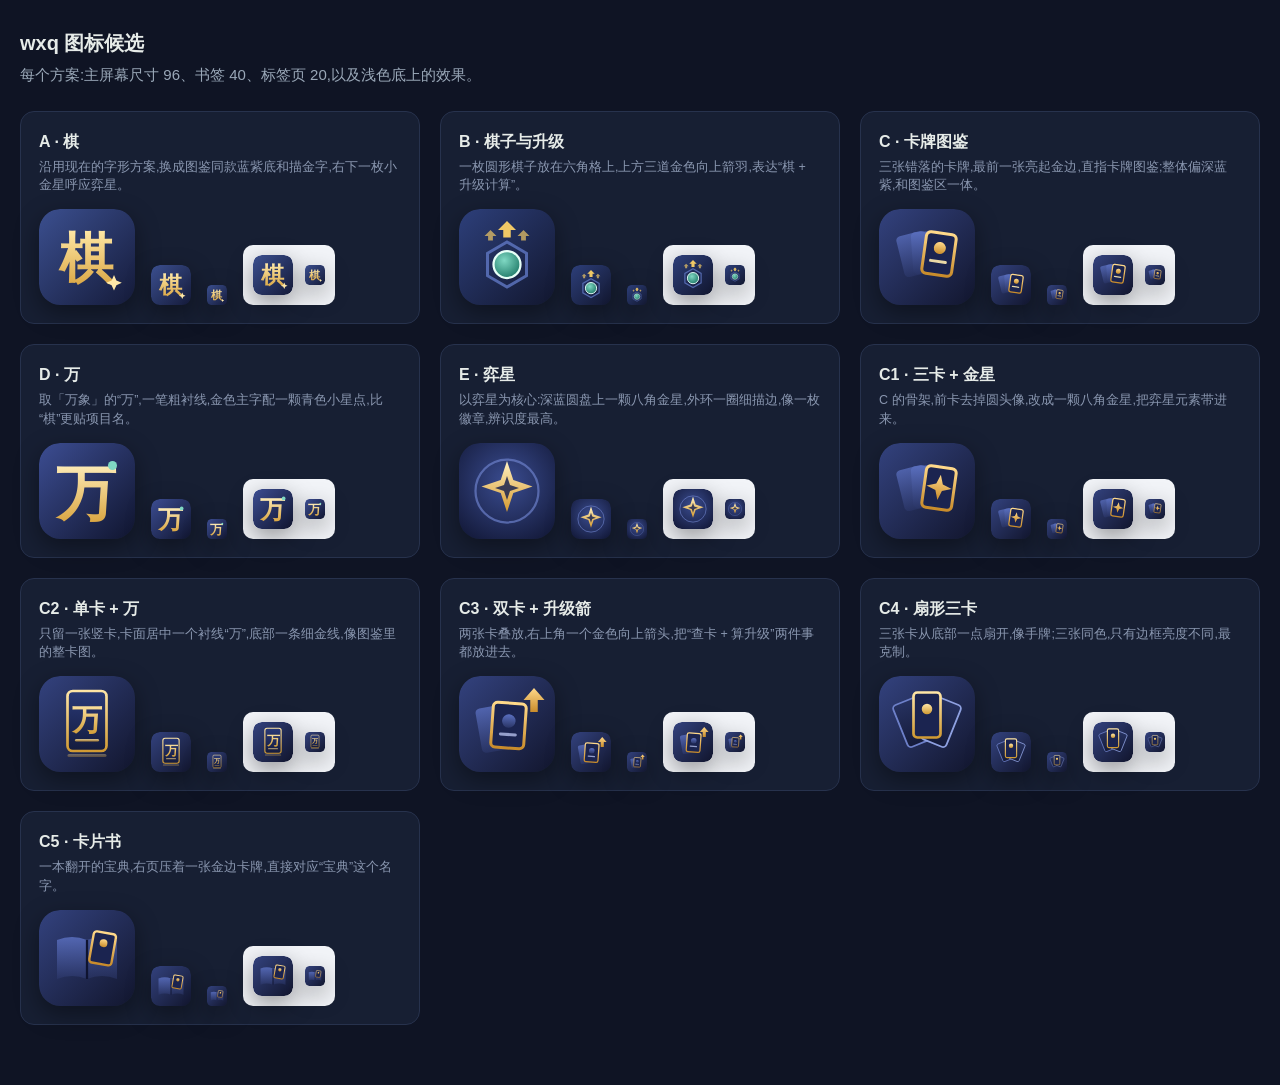
<file: docs/icons.html>
<!doctype html>
<html lang="zh-CN"><head><meta charset="utf-8"><meta name="viewport" content="width=device-width,initial-scale=1">
<title>图标候选</title>
<style>
body{margin:0;padding:28px 20px 60px;background:#0f1424;color:#e6ebe8;font:15px/1.5 -apple-system,"PingFang SC",sans-serif}
h1{font-size:20px;margin:0 0 6px}
p{color:#9aa8b8;margin:0 0 24px}
.grid{display:grid;grid-template-columns:repeat(auto-fit,minmax(300px,1fr));gap:20px}
.card{background:#171f33;border:1px solid #27324d;border-radius:14px;padding:18px}
.card h2{font-size:16px;margin:0 0 4px}
.card small{display:block;color:#8a97b0;margin-bottom:14px;line-height:1.5}
.row{display:flex;align-items:flex-end;gap:16px;flex-wrap:wrap}
.row svg{display:block;border-radius:22%;box-shadow:0 8px 24px rgba(0,0,0,.4)}
.row .s{border-radius:24%}
.light{background:#f2f4f8;border-radius:10px;padding:10px;display:flex;gap:12px;align-items:center}
</style></head><body>
<h1>wxq 图标候选</h1>
<p>每个方案:主屏幕尺寸 96、书签 40、标签页 20,以及浅色底上的效果。</p>
<div class="grid" id="g"></div>
<script>
const ICONS = {
  A: {name:"A · 棋",  desc:"沿用现在的字形方案,换成图鉴同款蓝紫底和描金字,右下一枚小金星呼应弈星。",
    svg:`<svg viewBox="0 0 64 64" xmlns="http://www.w3.org/2000/svg">
<defs><linearGradient id="a1" x1="0" y1="0" x2="1" y2="1"><stop offset="0" stop-color="#3b4f8f"/><stop offset="1" stop-color="#151b3a"/></linearGradient>
<linearGradient id="a2" x1="0" y1="0" x2="0" y2="1"><stop offset="0" stop-color="#ffe9a8"/><stop offset="1" stop-color="#d9a441"/></linearGradient></defs>
<rect width="64" height="64" rx="14" fill="url(#a1)"/>
<text x="31" y="45" font-family="Noto Serif SC,Songti SC,STSong,serif" font-size="36" font-weight="700" fill="url(#a2)" text-anchor="middle">棋</text>
<path d="M50 44l1.6 3.6 3.6 1.6-3.6 1.6L50 54.4l-1.6-3.6-3.6-1.6 3.6-1.6z" fill="#ffe9a8"/></svg>`},
  B: {name:"B · 棋子与升级",  desc:"一枚圆形棋子放在六角格上,上方三道金色向上箭羽,表达“棋 + 升级计算”。",
    svg:`<svg viewBox="0 0 64 64" xmlns="http://www.w3.org/2000/svg">
<defs><linearGradient id="b1" x1="0" y1="0" x2="1" y2="1"><stop offset="0" stop-color="#2d3f7a"/><stop offset="1" stop-color="#12172f"/></linearGradient>
<radialGradient id="b2" cx=".4" cy=".35" r=".7"><stop offset="0" stop-color="#7fd8c3"/><stop offset="1" stop-color="#1f7a68"/></radialGradient></defs>
<rect width="64" height="64" rx="14" fill="url(#b1)"/>
<path d="M32 22l13 7.5v15L32 52l-13-7.5v-15z" fill="none" stroke="#5f77c4" stroke-width="2" opacity=".8"/>
<circle cx="32" cy="37" r="9" fill="url(#b2)" stroke="#e6fff7" stroke-width="1.5"/>
<path d="M32 8l6 6h-3.5v5h-5v-5H26z" fill="#f0c866"/>
<path d="M21 14l4 4h-2.4v3h-3.2v-3H17z" fill="#f0c866" opacity=".7"/>
<path d="M43 14l4 4h-2.4v3h-3.2v-3H39z" fill="#f0c866" opacity=".7"/></svg>`},
  C: {name:"C · 卡牌图鉴",  desc:"三张错落的卡牌,最前一张亮起金边,直指卡牌图鉴;整体偏深蓝紫,和图鉴区一体。",
    svg:`<svg viewBox="0 0 64 64" xmlns="http://www.w3.org/2000/svg">
<defs><linearGradient id="c1" x1="0" y1="0" x2="1" y2="1"><stop offset="0" stop-color="#33427e"/><stop offset="1" stop-color="#12162e"/></linearGradient>
<linearGradient id="c2" x1="0" y1="0" x2="0" y2="1"><stop offset="0" stop-color="#5a6fbf"/><stop offset="1" stop-color="#2a3566"/></linearGradient>
<linearGradient id="c3" x1="0" y1="0" x2="0" y2="1"><stop offset="0" stop-color="#ffd98a"/><stop offset="1" stop-color="#c98c2b"/></linearGradient></defs>
<rect width="64" height="64" rx="14" fill="url(#c1)"/>
<rect x="14" y="16" width="20" height="28" rx="3" fill="url(#c2)" transform="rotate(-14 24 30)" opacity=".75"/>
<rect x="22" y="15" width="20" height="28" rx="3" fill="url(#c2)" transform="rotate(-4 32 29)" opacity=".9"/>
<rect x="30" y="16" width="20" height="28" rx="3" fill="#1b2450" stroke="url(#c3)" stroke-width="2" transform="rotate(8 40 30)"/>
<circle cx="40" cy="26" r="4" fill="url(#c3)" transform="rotate(8 40 30)"/>
<rect x="34" y="34" width="12" height="2" rx="1" fill="#e9d8a6" transform="rotate(8 40 30)"/></svg>`},
  D: {name:"D · 万",  desc:"取「万象」的“万”,一笔粗衬线,金色主字配一颗青色小星点,比“棋”更贴项目名。",
    svg:`<svg viewBox="0 0 64 64" xmlns="http://www.w3.org/2000/svg">
<defs><linearGradient id="d1" x1="0" y1="0" x2="1" y2="1"><stop offset="0" stop-color="#3c4d92"/><stop offset="1" stop-color="#10152f"/></linearGradient>
<linearGradient id="d2" x1="0" y1="0" x2="0" y2="1"><stop offset="0" stop-color="#fff0bf"/><stop offset="1" stop-color="#d8a13a"/></linearGradient></defs>
<rect width="64" height="64" rx="14" fill="url(#d1)"/>
<text x="31" y="47" font-family="Noto Serif SC,Songti SC,STSong,serif" font-size="40" font-weight="700" fill="url(#d2)" text-anchor="middle">万</text>
<circle cx="49" cy="15" r="3" fill="#7fd8c3"/></svg>`},
  E: {name:"E · 弈星",  desc:"以弈星为核心:深蓝圆盘上一颗八角金星,外环一圈细描边,像一枚徽章,辨识度最高。",
    svg:`<svg viewBox="0 0 64 64" xmlns="http://www.w3.org/2000/svg">
<defs><radialGradient id="e1" cx=".5" cy=".4" r=".8"><stop offset="0" stop-color="#3a4c90"/><stop offset="1" stop-color="#0f1430"/></radialGradient>
<linearGradient id="e2" x1="0" y1="0" x2="0" y2="1"><stop offset="0" stop-color="#fff1c2"/><stop offset="1" stop-color="#d69a2f"/></linearGradient></defs>
<rect width="64" height="64" rx="14" fill="url(#e1)"/>
<circle cx="32" cy="32" r="21" fill="none" stroke="#6b7fc9" stroke-width="1.5" opacity=".7"/>
<path d="M32 12l4.2 12.6L49 29l-12.8 4.4L32 46l-4.2-12.6L15 29l12.8-4.4z" fill="url(#e2)"/>
<path d="M32 22l2 6 6 2-6 2-2 6-2-6-6-2 6-2z" fill="#1b2450" opacity=".85"/></svg>`},
  C1: {name:"C1 · 三卡 + 金星",  desc:"C 的骨架,前卡去掉圆头像,改成一颗八角金星,把弈星元素带进来。",
    svg:`<svg viewBox="0 0 64 64" xmlns="http://www.w3.org/2000/svg">
<defs><linearGradient id="c11" x1="0" y1="0" x2="1" y2="1"><stop offset="0" stop-color="#33427e"/><stop offset="1" stop-color="#12162e"/></linearGradient>
<linearGradient id="c12" x1="0" y1="0" x2="0" y2="1"><stop offset="0" stop-color="#5a6fbf"/><stop offset="1" stop-color="#2a3566"/></linearGradient>
<linearGradient id="c13" x1="0" y1="0" x2="0" y2="1"><stop offset="0" stop-color="#ffd98a"/><stop offset="1" stop-color="#c98c2b"/></linearGradient></defs>
<rect width="64" height="64" rx="14" fill="url(#c11)"/>
<rect x="14" y="16" width="20" height="28" rx="3" fill="url(#c12)" transform="rotate(-14 24 30)" opacity=".75"/>
<rect x="22" y="15" width="20" height="28" rx="3" fill="url(#c12)" transform="rotate(-4 32 29)" opacity=".9"/>
<rect x="30" y="16" width="20" height="28" rx="3" fill="#1b2450" stroke="url(#c13)" stroke-width="2" transform="rotate(8 40 30)"/>
<path d="M40 21l2.2 6.3 6.3 2.2-6.3 2.2L40 38l-2.2-6.3-6.3-2.2 6.3-2.2z" fill="url(#c13)" transform="rotate(8 40 30)"/></svg>`},
  C2: {name:"C2 · 单卡 + 万",  desc:"只留一张竖卡,卡面居中一个衬线“万”,底部一条细金线,像图鉴里的整卡图。",
    svg:`<svg viewBox="0 0 64 64" xmlns="http://www.w3.org/2000/svg">
<defs><linearGradient id="c21" x1="0" y1="0" x2="1" y2="1"><stop offset="0" stop-color="#33427e"/><stop offset="1" stop-color="#12162e"/></linearGradient>
<linearGradient id="c22" x1="0" y1="0" x2="0" y2="1"><stop offset="0" stop-color="#2a3a78"/><stop offset="1" stop-color="#141b3d"/></linearGradient>
<linearGradient id="c23" x1="0" y1="0" x2="0" y2="1"><stop offset="0" stop-color="#ffe6a6"/><stop offset="1" stop-color="#d09a33"/></linearGradient></defs>
<rect width="64" height="64" rx="14" fill="url(#c21)"/>
<rect x="19" y="10" width="26" height="40" rx="3.5" fill="url(#c22)" stroke="url(#c23)" stroke-width="1.8"/>
<text x="32" y="36" font-family="Noto Serif SC,Songti SC,STSong,serif" font-size="20" font-weight="700" fill="url(#c23)" text-anchor="middle">万</text>
<rect x="24" y="42" width="16" height="1.6" rx=".8" fill="url(#c23)" opacity=".8"/>
<rect x="19" y="52" width="26" height="2" rx="1" fill="url(#c23)" opacity=".35"/></svg>`},
  C3: {name:"C3 · 双卡 + 升级箭",  desc:"两张卡叠放,右上角一个金色向上箭头,把“查卡 + 算升级”两件事都放进去。",
    svg:`<svg viewBox="0 0 64 64" xmlns="http://www.w3.org/2000/svg">
<defs><linearGradient id="c31" x1="0" y1="0" x2="1" y2="1"><stop offset="0" stop-color="#33427e"/><stop offset="1" stop-color="#12162e"/></linearGradient>
<linearGradient id="c32" x1="0" y1="0" x2="0" y2="1"><stop offset="0" stop-color="#5a6fbf"/><stop offset="1" stop-color="#2a3566"/></linearGradient>
<linearGradient id="c33" x1="0" y1="0" x2="0" y2="1"><stop offset="0" stop-color="#ffd98a"/><stop offset="1" stop-color="#c98c2b"/></linearGradient></defs>
<rect width="64" height="64" rx="14" fill="url(#c31)"/>
<rect x="13" y="20" width="22" height="30" rx="3" fill="url(#c32)" transform="rotate(-10 24 35)" opacity=".8"/>
<rect x="22" y="18" width="22" height="30" rx="3" fill="#1b2450" stroke="url(#c33)" stroke-width="2" transform="rotate(4 33 33)"/>
<circle cx="33" cy="30" r="4.5" fill="url(#c32)" transform="rotate(4 33 33)"/>
<rect x="27" y="38" width="12" height="2" rx="1" fill="#c9d3ff" opacity=".7" transform="rotate(4 33 33)"/>
<path d="M50 8l7 8h-4.5v8h-5v-8H43z" fill="url(#c33)"/></svg>`},
  C4: {name:"C4 · 扇形三卡",  desc:"三张卡从底部一点扇开,像手牌;三张同色,只有边框亮度不同,最克制。",
    svg:`<svg viewBox="0 0 64 64" xmlns="http://www.w3.org/2000/svg">
<defs><linearGradient id="c41" x1="0" y1="0" x2="1" y2="1"><stop offset="0" stop-color="#33427e"/><stop offset="1" stop-color="#12162e"/></linearGradient>
<linearGradient id="c42" x1="0" y1="0" x2="0" y2="1"><stop offset="0" stop-color="#26315f"/><stop offset="1" stop-color="#151b3a"/></linearGradient>
<linearGradient id="c43" x1="0" y1="0" x2="0" y2="1"><stop offset="0" stop-color="#ffe6a6"/><stop offset="1" stop-color="#d09a33"/></linearGradient></defs>
<rect width="64" height="64" rx="14" fill="url(#c41)"/>
<g transform="translate(32 54)">
<rect x="-9" y="-40" width="18" height="30" rx="2.5" fill="url(#c42)" stroke="#6d80c9" stroke-width="1.2" transform="rotate(-22)"/>
<rect x="-9" y="-40" width="18" height="30" rx="2.5" fill="url(#c42)" stroke="#8ea0e0" stroke-width="1.2" transform="rotate(22)"/>
<rect x="-9" y="-43" width="18" height="30" rx="2.5" fill="#1b2450" stroke="url(#c43)" stroke-width="1.8"/>
<circle cx="0" cy="-32" r="3.5" fill="url(#c43)"/>
</g></svg>`},
  C5: {name:"C5 · 卡片书",  desc:"一本翻开的宝典,右页压着一张金边卡牌,直接对应“宝典”这个名字。",
    svg:`<svg viewBox="0 0 64 64" xmlns="http://www.w3.org/2000/svg">
<defs><linearGradient id="c51" x1="0" y1="0" x2="1" y2="1"><stop offset="0" stop-color="#33427e"/><stop offset="1" stop-color="#12162e"/></linearGradient>
<linearGradient id="c52" x1="0" y1="0" x2="0" y2="1"><stop offset="0" stop-color="#5a6fbf"/><stop offset="1" stop-color="#2a3566"/></linearGradient>
<linearGradient id="c53" x1="0" y1="0" x2="0" y2="1"><stop offset="0" stop-color="#ffd98a"/><stop offset="1" stop-color="#c98c2b"/></linearGradient></defs>
<rect width="64" height="64" rx="14" fill="url(#c51)"/>
<path d="M12 20q10-4 20 0v26q-10-4-20 0z" fill="url(#c52)" opacity=".85"/>
<path d="M32 20q10-4 20 0v26q-10-4-20 0z" fill="url(#c52)" opacity=".6"/>
<path d="M32 20v26" stroke="#0f1430" stroke-width="1.5"/>
<rect x="35" y="15" width="15" height="21" rx="2" fill="#1b2450" stroke="url(#c53)" stroke-width="1.6" transform="rotate(10 42 25)"/>
<circle cx="42.5" cy="22" r="2.6" fill="url(#c53)" transform="rotate(10 42 25)"/></svg>`},
};
const g = document.getElementById("g");
for (const [k,v] of Object.entries(ICONS)) {
  const el = document.createElement("div"); el.className = "card";
  const svg = s => v.svg.replace("<svg ", `<svg width="${s}" height="${s}" `);
  el.innerHTML = `<h2>${v.name}</h2><small>${v.desc}</small>
    <div class="row">${svg(96)}${svg(40)}${svg(20)}<div class="light">${svg(40)}${svg(20)}</div></div>`;
  g.appendChild(el);
}
</script></body></html>
</file>
